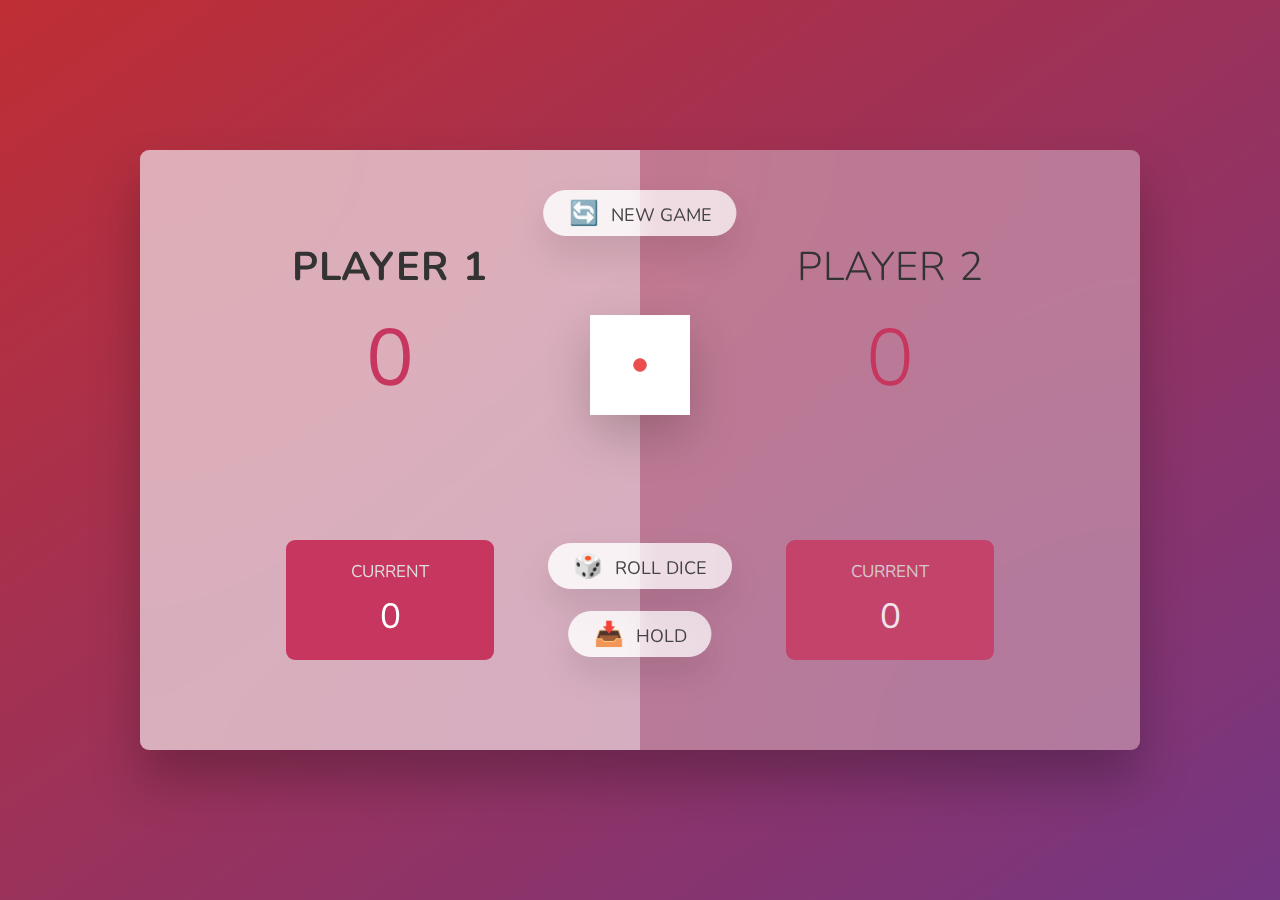
<file: index.html>
<!DOCTYPE html>
<html lang="en">
  <head>
    <meta charset="UTF-8" />
    <meta name="viewport" content="width=device-width, initial-scale=1.0" />
    <meta http-equiv="X-UA-Compatible" content="ie=edge" />
    <link rel="stylesheet" href="style.css" />
    <title>Pig Game</title>
  </head>
  <body>
    <main>
      <section class="player player--1 player--active">
        <h2 class="name" id="name--1">Player 1</h2>
        <p class="score" id="score--1">0</p>
        <div class="current">
          <p class="current-label">Current</p>
          <p class="current-score" id="current--1">0</p>
        </div>
      </section>
      <section class="player player--2">
        <h2 class="name" id="name--2">Player 2</h2>
        <p class="score" id="score--2">0</p>
        <div class="current">
          <p class="current-label">Current</p>
          <p class="current-score" id="current--2">0</p>
        </div>
      </section>

      <img src="dice-1.png" alt="Playing dice" class="dice" />
      <button class="btn btn--new">🔄 New game</button>
      <button class="btn btn--roll">🎲 Roll dice</button>
      <button class="btn btn--hold">📥 Hold</button>
    </main>
    <script src="script.js"></script>
  </body>
</html>
</file>
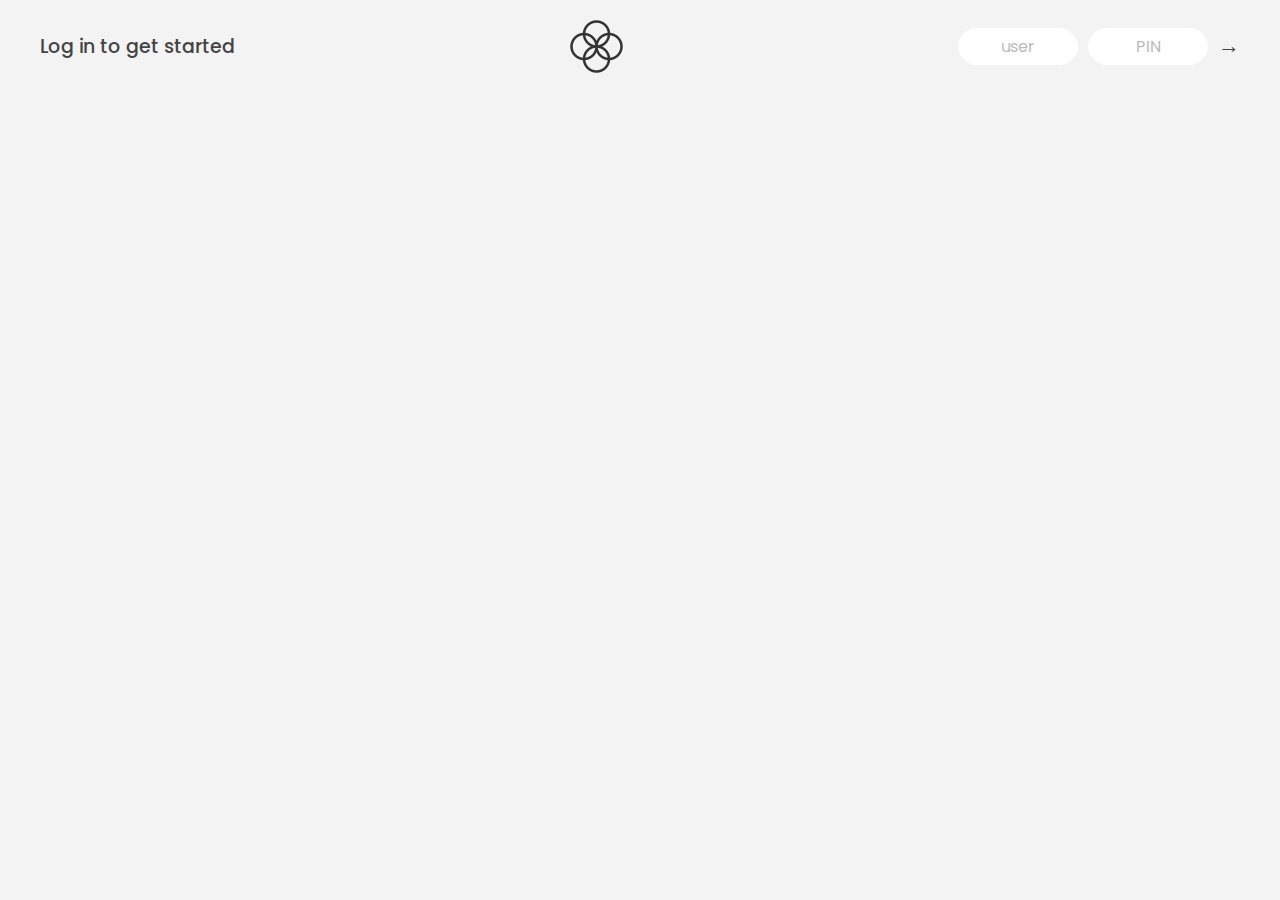
<file: Bankist/index.html>
<!DOCTYPE html>
<html lang="en">
  <head>
    <meta charset="UTF-8" />
    <meta name="viewport" content="width=device-width, initial-scale=1.0" />
    <meta http-equiv="X-UA-Compatible" content="ie=edge" />
    <link rel="shortcut icon" type="image/png" href="/icon.png" />

    <link
      href="https://fonts.googleapis.com/css?family=Poppins:400,500,600&display=swap"
      rel="stylesheet"
    />

    <link rel="stylesheet" href="style.css" />
    <title>Bankist</title>
  </head>
  <body>
    <!-- TOP NAVIGATION -->
    <nav>
      <p class="welcome">Log in to get started</p>
      <img src="logo.png" alt="Logo" class="logo" />
      <form class="login">
        <input
          type="text"
          placeholder="user"
          class="login__input login__input--user"
        />
        <!-- In practice, use type="password" -->
        <input
          type="text"
          placeholder="PIN"
          maxlength="4"
          class="login__input login__input--pin"
        />
        <button class="login__btn">&rarr;</button>
      </form>
    </nav>

    <main class="app">
      <!-- BALANCE -->
      <div class="balance">
        <div>
          <p class="balance__label">Current balance</p>
          <p class="balance__date">
            As of <span class="date">05/03/2037</span>
          </p>
        </div>
        <p class="balance__value">0000€</p>
      </div>

      <!-- MOVEMENTS -->
      <div class="movements">
        <div class="movements__row">
          <div class="movements__type movements__type--deposit">2 deposit</div>
          <div class="movements__date">3 days ago</div>
          <div class="movements__value">4 000€</div>
        </div>
        <div class="movements__row">
          <div class="movements__type movements__type--withdrawal">
            1 withdrawal
          </div>
          <div class="movements__date">24/01/2037</div>
          <div class="movements__value">-378€</div>
        </div>
      </div>

      <!-- SUMMARY -->
      <div class="summary">
        <p class="summary__label">In</p>
        <p class="summary__value summary__value--in">0000€</p>
        <p class="summary__label">Out</p>
        <p class="summary__value summary__value--out">0000€</p>
        <p class="summary__label">Interest</p>
        <p class="summary__value summary__value--interest">0000€</p>
        <button class="btn--sort">&downarrow; SORT</button>
      </div>

      <!-- OPERATION: TRANSFERS -->
      <div class="operation operation--transfer">
        <h2>Transfer money</h2>
        <form class="form form--transfer">
          <input type="text" class="form__input form__input--to" />
          <input type="number" class="form__input form__input--amount" />
          <button class="form__btn form__btn--transfer">&rarr;</button>
          <label class="form__label">Transfer to</label>
          <label class="form__label">Amount</label>
        </form>
      </div>

      <!-- OPERATION: LOAN -->
      <div class="operation operation--loan">
        <h2>Request loan</h2>
        <form class="form form--loan">
          <input type="number" class="form__input form__input--loan-amount" />
          <button class="form__btn form__btn--loan">&rarr;</button>
          <label class="form__label form__label--loan">Amount</label>
        </form>
      </div>

      <!-- OPERATION: CLOSE -->
      <div class="operation operation--close">
        <h2>Close account</h2>
        <form class="form form--close">
          <input type="text" class="form__input form__input--user" />
          <input
            type="password"
            maxlength="6"
            class="form__input form__input--pin"
          />
          <button class="form__btn form__btn--close">&rarr;</button>
          <label class="form__label">Confirm user</label>
          <label class="form__label">Confirm PIN</label>
        </form>
      </div>

      <!-- LOGOUT TIMER -->
      <p class="logout-timer">
        You will be logged out in <span class="timer">05:00</span>
      </p>
    </main>

    <!-- <footer>
      &copy; by Jonas Schmedtmann. Don't claim as your own :)
    </footer> -->

    <script src="script.js"></script>
  </body>
</html>
</file>
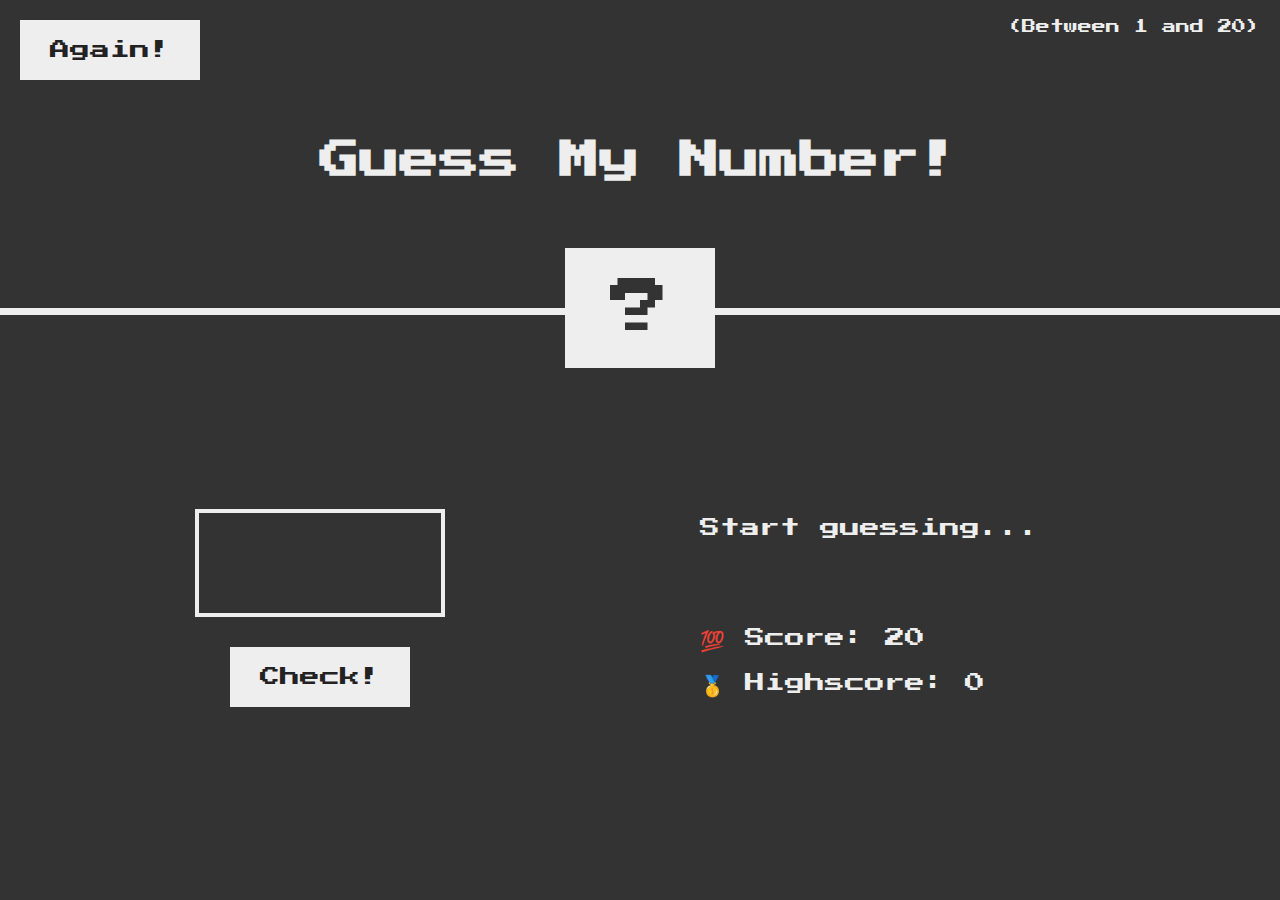
<file: Guess my number/index.html>
<!DOCTYPE html>
<html lang="en">
  <head>
    <meta charset="UTF-8" />
    <meta name="viewport" content="width=device-width, initial-scale=1.0" />
    <meta http-equiv="X-UA-Compatible" content="ie=edge" />
    <link rel="stylesheet" href="style.css" />
    <title>Guess My Number!</title>
  </head>
  <body>
    <header>
      <h1>Guess My Number!</h1>
      <p class="between">(Between 1 and 20)</p>
      <button class="btn again">Again!</button>
      <div class="number">?</div>
    </header>
    <main>
      <section class="left">
        <input type="number" class="guess" />
        <button class="btn check">Check!</button>
      </section>
      <section class="right">
        <p class="message">Start guessing...</p>
        <p class="label-score">💯 Score: <span class="score">20</span></p>
        <p class="label-highscore">
          🥇 Highscore: <span class="highscore">0</span>
        </p>
      </section>
    </main>
    <script src="script.js"></script>
  </body>
</html>
</file>
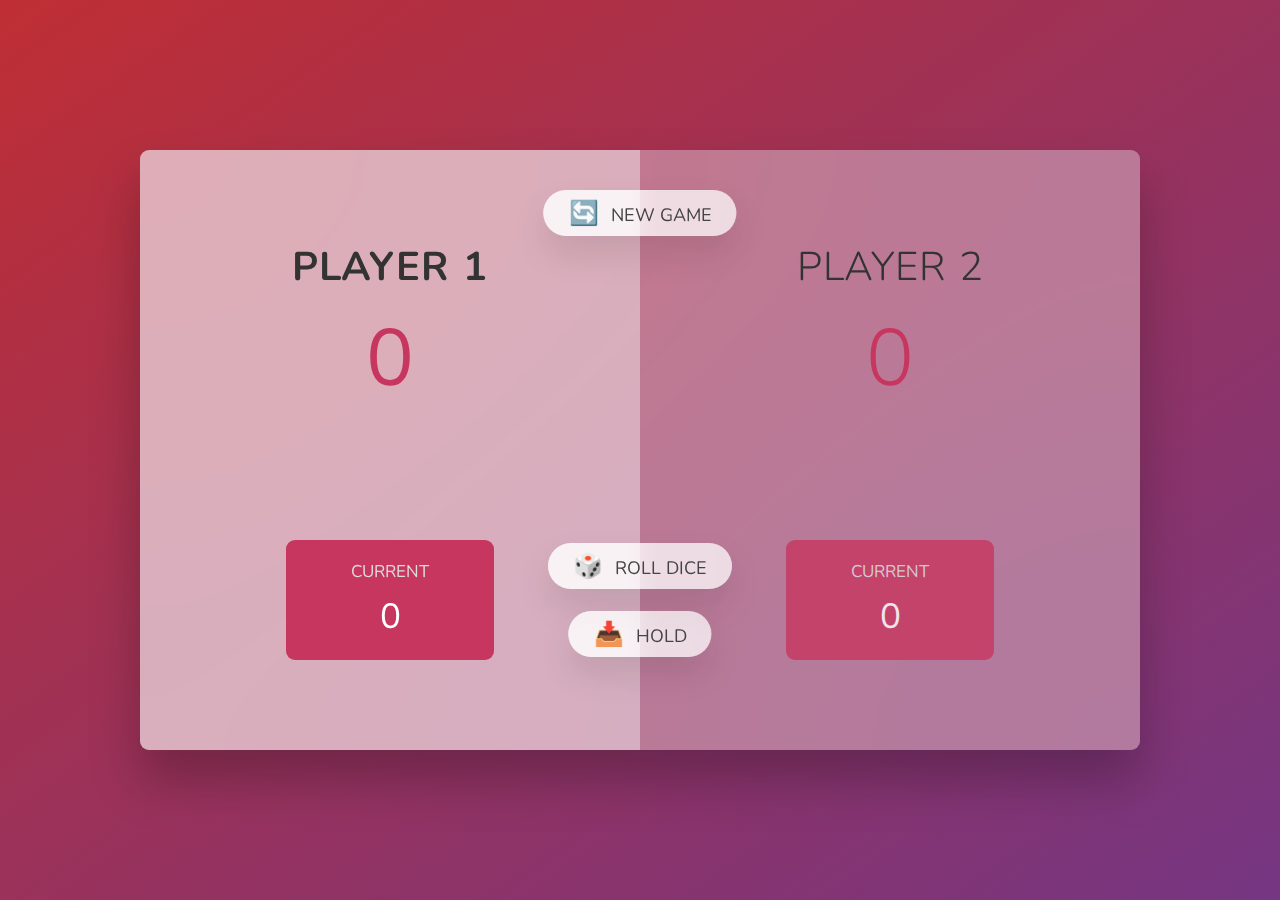
<file: Pig Game/index.html>
<!DOCTYPE html>
<html lang="en">
  <head>
    <meta charset="UTF-8" />
    <meta name="viewport" content="width=device-width, initial-scale=1.0" />
    <meta http-equiv="X-UA-Compatible" content="ie=edge" />
    <link rel="stylesheet" href="style.css" />
    <title>Pig Game</title>
  </head>
  <body>
    <main>
      <section class="player player--1 player--active">
        <h2 class="name" id="name--1">Player 1</h2>
        <p class="score" id="score--1">0</p>
        <div class="current">
          <p class="current-label">Current</p>
          <p class="current-score" id="current--1">0</p>
        </div>
      </section>
      <section class="player player--2">
        <h2 class="name" id="name--2">Player 2</h2>
        <p class="score" id="score--2">0</p>
        <div class="current">
          <p class="current-label">Current</p>
          <p class="current-score" id="current--2">0</p>
        </div>
      </section>
      <img src="dice-1.png" alt="Playing dice" class="dice hidden" />
      <button class="btn btn--new">🔄 New game</button>
      <button class="btn btn--roll">🎲 Roll dice</button>
      <button class="btn btn--hold">📥 Hold</button>
    </main>
    <script src="script.js"></script>
  </body>
</html>
</file>
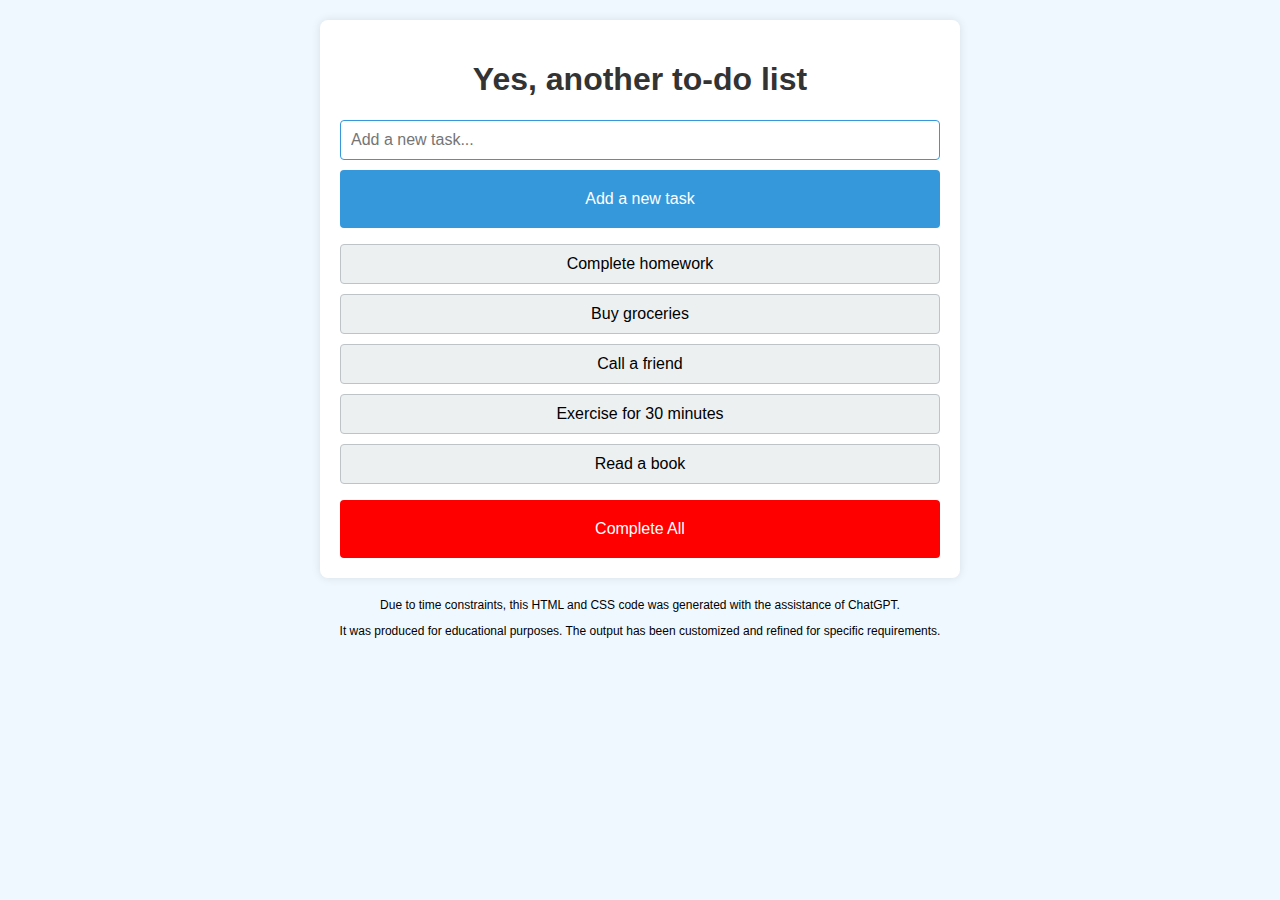
<file: To-do list (ChatGPT)/index.html>
<!DOCTYPE html>
<html lang="en">
  <head>
    <meta charset="UTF-8" />
    <meta name="viewport" content="width=device-width, initial-scale=1.0" />
    <link rel="stylesheet" href="styles.css" />
    <title>To-Do List</title>
  </head>
  <body>
    <div class="container">
      <h1>Yes, another to-do list</h1>
      <div id="task-form">
        <input type="text" id="task-input" placeholder="Add a new task..." />
        <button>Add a new task</button>
      </div>
      <ul id="task-list">
        <li>
          <span>Complete homework</span>
        </li>
        <li>
          <span>Buy groceries</span>
        </li>
        <li>
          <span>Call a friend</span>
        </li>
        <li>
          <span>Exercise for 30 minutes</span>
        </li>
        <li>
          <span>Read a book</span>
        </li>
      </ul>
      <button class="deleteAll">Complete All</button>
    </div>
    <div id="disclaimer">
        <p>Due to time constraints, this HTML and CSS code was generated with the assistance of ChatGPT.</p>
        <p>It was produced for educational purposes. The output has been customized and refined for specific requirements.</p>
      </div>
    </div>
    <script src="script.js"></script>
  </body>
</html>
</file>
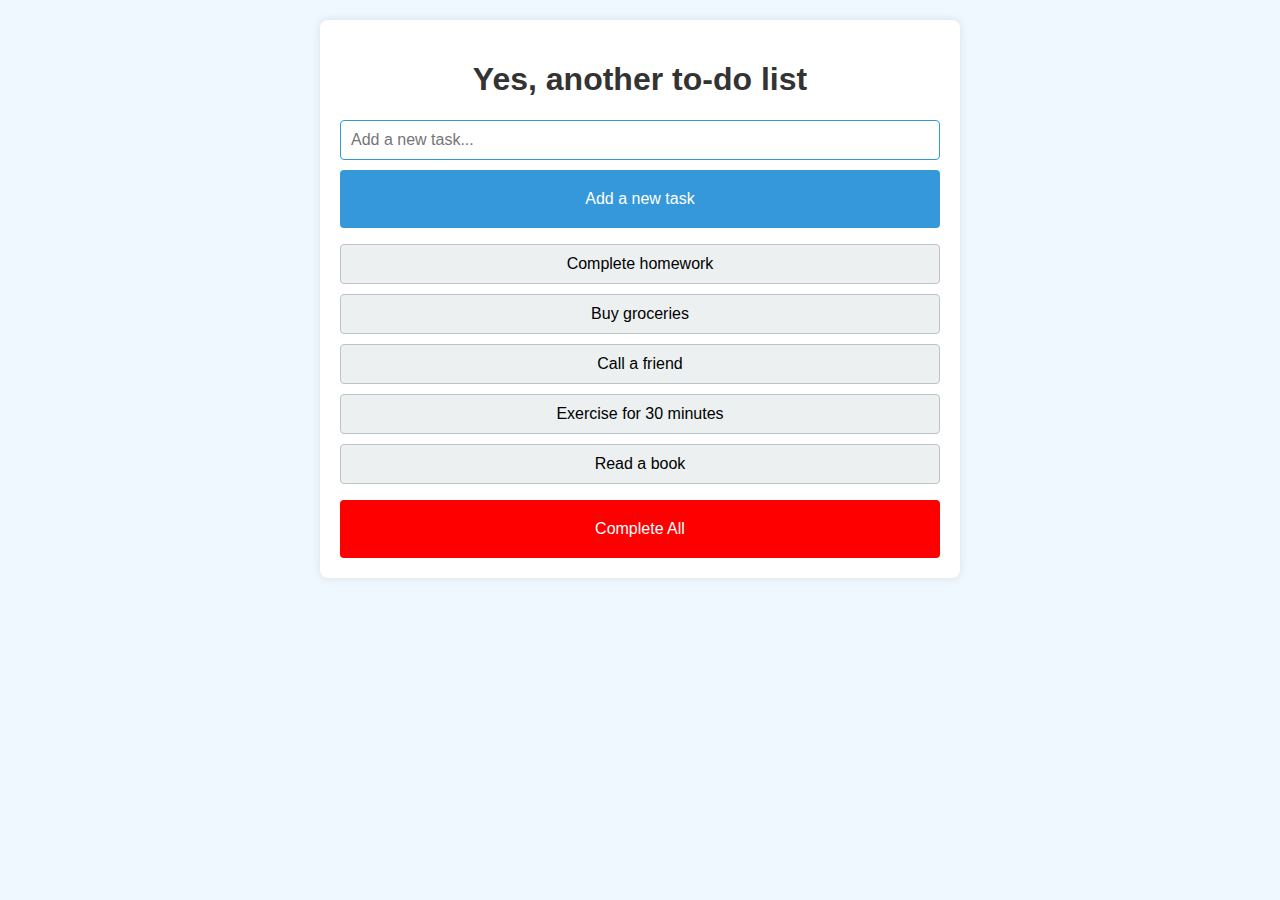
<file: To-do list/index.html>
<!DOCTYPE html>
<html lang="en">
  <head>
    <meta charset="UTF-8" />
    <meta name="viewport" content="width=device-width, initial-scale=1.0" />
    <link rel="stylesheet" href="styles.css" />
    <title>Another To-Do List</title>
  </head>
  <body>
    <div class="container">
      <h1>Yes, another to-do list</h1>
      <div id="task-form">
        <input type="text" id="task-input" placeholder="Add a new task..." />
        <button class="new-task">Add a new task</button>
      </div>
      <ul id="task-list">
        <li class="list-item">
          <span>Complete homework</span>
        </li>
        <li class="list-item">
          <span>Buy groceries</span>
        </li>
        <li class="list-item">
          <span>Call a friend</span>
        </li>
        <li class="list-item">
          <span>Exercise for 30 minutes</span>
        </li>
        <li class="list-item">
          <span>Read a book</span>
        </li>
      </ul>
      <button class="deleteAll">Complete All</button>
    </div>
    </div>
    <script src="script.js"></script>
  </body>
</html>
</file>
<file: style.css>
@import url('https://fonts.googleapis.com/css2?family=Nunito&display=swap');

* {
  margin: 0;
  padding: 0;
  box-sizing: inherit;
}

html {
  font-size: 62.5%;
  box-sizing: border-box;
}

body {
  font-family: 'Nunito', sans-serif;
  font-weight: 400;
  height: 100vh;
  color: #333;
  background-image: linear-gradient(to top left, #753682 0%, #bf2e34 100%);
  display: flex;
  align-items: center;
  justify-content: center;
}

/* LAYOUT */
main {
  position: relative;
  width: 100rem;
  height: 60rem;
  background-color: rgba(255, 255, 255, 0.35);
  backdrop-filter: blur(200px);
  filter: blur();
  box-shadow: 0 3rem 5rem rgba(0, 0, 0, 0.25);
  border-radius: 9px;
  overflow: hidden;
  display: flex;
}

.player {
  flex: 50%;
  padding: 9rem;
  display: flex;
  flex-direction: column;
  align-items: center;
  transition: all 0.75s;
}

/* ELEMENTS */
.name {
  position: relative;
  font-size: 4rem;
  text-transform: uppercase;
  letter-spacing: 1px;
  word-spacing: 2px;
  font-weight: 300;
  margin-bottom: 1rem;
}

.score {
  font-size: 8rem;
  font-weight: 300;
  color: #c7365f;
  margin-bottom: auto;
}

.player--active {
  background-color: rgba(255, 255, 255, 0.4);
}
.player--active .name {
  font-weight: 700;
}
.player--active .score {
  font-weight: 400;
}

.player--active .current {
  opacity: 1;
}

.current {
  background-color: #c7365f;
  opacity: 0.8;
  border-radius: 9px;
  color: #fff;
  width: 65%;
  padding: 2rem;
  text-align: center;
  transition: all 0.75s;
}

.current-label {
  text-transform: uppercase;
  margin-bottom: 1rem;
  font-size: 1.7rem;
  color: #ddd;
}

.current-score {
  font-size: 3.5rem;
}

/* ABSOLUTE POSITIONED ELEMENTS */
.btn {
  position: absolute;
  left: 50%;
  transform: translateX(-50%);
  color: #444;
  background: none;
  border: none;
  font-family: inherit;
  font-size: 1.8rem;
  text-transform: uppercase;
  cursor: pointer;
  font-weight: 400;
  transition: all 0.2s;

  background-color: white;
  background-color: rgba(255, 255, 255, 0.6);
  backdrop-filter: blur(10px);

  padding: 0.7rem 2.5rem;
  border-radius: 50rem;
  box-shadow: 0 1.75rem 3.5rem rgba(0, 0, 0, 0.1);
}

.btn::first-letter {
  font-size: 2.4rem;
  display: inline-block;
  margin-right: 0.7rem;
}

.btn--new {
  top: 4rem;
}
.btn--roll {
  top: 39.3rem;
}
.btn--hold {
  top: 46.1rem;
}

.btn:active {
  transform: translate(-50%, 3px);
  box-shadow: 0 1rem 2rem rgba(0, 0, 0, 0.15);
}

.btn:focus {
  outline: none;
}

.dice {
  position: absolute;
  left: 50%;
  top: 16.5rem;
  transform: translateX(-50%);
  height: 10rem;
  box-shadow: 0 2rem 5rem rgba(0, 0, 0, 0.2);
}

.player--winner {
  background-color: #2f2f2f;
}

.player--winner .name {
  font-weight: 700;
  color: #c7365f;
}
</file>
<file: Bankist/style.css>
/*
 * Use this CSS to learn some intersting techniques,
 * in case you're wondering how I built the UI.
 * Have fun! 😁
 */

* {
  margin: 0;
  padding: 0;
  box-sizing: inherit;
}

html {
  font-size: 62.5%;
  box-sizing: border-box;
}

body {
  font-family: "Poppins", sans-serif;
  color: #444;
  background-color: #f3f3f3;
  height: 100vh;
  padding: 2rem;
}

nav {
  display: flex;
  justify-content: space-between;
  align-items: center;
  padding: 0 2rem;
}

.welcome {
  font-size: 1.9rem;
  font-weight: 500;
}

.logo {
  height: 5.25rem;
}

.login {
  display: flex;
}

.login__input {
  border: none;
  padding: 0.5rem 2rem;
  font-size: 1.6rem;
  font-family: inherit;
  text-align: center;
  width: 12rem;
  border-radius: 10rem;
  margin-right: 1rem;
  color: inherit;
  border: 1px solid #fff;
  transition: all 0.3s;
}

.login__input:focus {
  outline: none;
  border: 1px solid #ccc;
}

.login__input::placeholder {
  color: #bbb;
}

.login__btn {
  border: none;
  background: none;
  font-size: 2.2rem;
  color: inherit;
  cursor: pointer;
  transition: all 0.3s;
}

.login__btn:hover,
.login__btn:focus,
.btn--sort:hover,
.btn--sort:focus {
  outline: none;
  color: #777;
}

/* MAIN */
.app {
  position: relative;
  max-width: 100rem;
  margin: 4rem auto;
  display: grid;
  grid-template-columns: 4fr 3fr;
  grid-template-rows: auto repeat(3, 15rem) auto;
  gap: 2rem;

  /* NOTE This creates the fade in/out anumation */
  opacity: 0;
  transition: all 1s;
}

.balance {
  grid-column: 1 / span 2;
  display: flex;
  align-items: flex-end;
  justify-content: space-between;
  margin-bottom: 2rem;
}

.balance__label {
  font-size: 2.2rem;
  font-weight: 500;
  margin-bottom: -0.2rem;
}

.balance__date {
  font-size: 1.4rem;
  color: #888;
}

.balance__value {
  font-size: 4.5rem;
  font-weight: 400;
}

/* MOVEMENTS */
.movements {
  grid-row: 2 / span 3;
  background-color: #fff;
  border-radius: 1rem;
  overflow: scroll;
}

.movements__row {
  padding: 2.25rem 4rem;
  display: flex;
  align-items: center;
  border-bottom: 1px solid #eee;
}

.movements__type {
  font-size: 1.1rem;
  text-transform: uppercase;
  font-weight: 500;
  color: #fff;
  padding: 0.1rem 1rem;
  border-radius: 10rem;
  margin-right: 2rem;
}

.movements__date {
  font-size: 1.1rem;
  text-transform: uppercase;
  font-weight: 500;
  color: #666;
}

.movements__type--deposit {
  background-image: linear-gradient(to top left, #39b385, #9be15d);
}

.movements__type--withdrawal {
  background-image: linear-gradient(to top left, #e52a5a, #ff585f);
}

.movements__value {
  font-size: 1.7rem;
  margin-left: auto;
}

/* SUMMARY */
.summary {
  grid-row: 5 / 6;
  display: flex;
  align-items: baseline;
  padding: 0 0.3rem;
  margin-top: 1rem;
}

.summary__label {
  font-size: 1.2rem;
  font-weight: 500;
  text-transform: uppercase;
  margin-right: 0.8rem;
}

.summary__value {
  font-size: 2.2rem;
  margin-right: 2.5rem;
}

.summary__value--in,
.summary__value--interest {
  color: #66c873;
}

.summary__value--out {
  color: #f5465d;
}

.btn--sort {
  margin-left: auto;
  border: none;
  background: none;
  font-size: 1.3rem;
  font-weight: 500;
  cursor: pointer;
}

/* OPERATIONS */
.operation {
  border-radius: 1rem;
  padding: 3rem 4rem;
  color: #333;
}

.operation--transfer {
  background-image: linear-gradient(to top left, #ffb003, #ffcb03);
}

.operation--loan {
  background-image: linear-gradient(to top left, #39b385, #9be15d);
}

.operation--close {
  background-image: linear-gradient(to top left, #e52a5a, #ff585f);
}

h2 {
  margin-bottom: 1.5rem;
  font-size: 1.7rem;
  font-weight: 600;
  color: #333;
}

.form {
  display: grid;
  grid-template-columns: 2.5fr 2.5fr 1fr;
  grid-template-rows: auto auto;
  gap: 0.4rem 1rem;
}

/* Exceptions for interst */
.form.form--loan {
  grid-template-columns: 2.5fr 1fr 2.5fr;
}
.form__label--loan {
  grid-row: 2;
}
/* End exceptions */

.form__input {
  width: 100%;
  border: none;
  background-color: rgba(255, 255, 255, 0.4);
  font-family: inherit;
  font-size: 1.5rem;
  text-align: center;
  color: #333;
  padding: 0.3rem 1rem;
  border-radius: 0.7rem;
  transition: all 0.3s;
}

.form__input:focus {
  outline: none;
  background-color: rgba(255, 255, 255, 0.6);
}

.form__label {
  font-size: 1.3rem;
  text-align: center;
}

.form__btn {
  border: none;
  border-radius: 0.7rem;
  font-size: 1.8rem;
  background-color: #fff;
  cursor: pointer;
  transition: all 0.3s;
}

.form__btn:focus {
  outline: none;
  background-color: rgba(255, 255, 255, 0.8);
}

.logout-timer {
  padding: 0 0.3rem;
  margin-top: 1.9rem;
  text-align: right;
  font-size: 1.25rem;
}

.timer {
  font-weight: 600;
}
</file>
<file: Guess my number/style.css>
@import url("https://fonts.googleapis.com/css?family=Press+Start+2P&display=swap");

* {
  margin: 0;
  padding: 0;
  box-sizing: inherit;
}

html {
  font-size: 62.5%;
  box-sizing: border-box;
}

body {
  font-family: "Press Start 2P", sans-serif;
  color: #eee;
  background-color: #333;
  /* background-color: #60b347; */
}

/* LAYOUT */
header {
  position: relative;
  height: 35vh;
  border-bottom: 7px solid #eee;
}

main {
  height: 65vh;
  color: #eee;
  display: flex;
  align-items: center;
  justify-content: space-around;
}

.left {
  width: 52rem;
  display: flex;
  flex-direction: column;
  align-items: center;
}

.right {
  width: 52rem;
  font-size: 2rem;
}

/* ELEMENTS STYLE */
h1 {
  font-size: 4rem;
  text-align: center;
  position: absolute;
  width: 100%;
  top: 52%;
  left: 50%;
  transform: translate(-50%, -50%);
}

.number {
  background: #eee;
  color: #333;
  font-size: 6rem;
  width: 15rem;
  padding: 3rem 0rem;
  text-align: center;
  position: absolute;
  bottom: 0;
  left: 50%;
  transform: translate(-50%, 50%);
}

.between {
  font-size: 1.4rem;
  position: absolute;
  top: 2rem;
  right: 2rem;
}

.again {
  position: absolute;
  top: 2rem;
  left: 2rem;
}

.guess {
  background: none;
  border: 4px solid #eee;
  font-family: inherit;
  color: inherit;
  font-size: 5rem;
  padding: 2.5rem;
  width: 25rem;
  text-align: center;
  display: block;
  margin-bottom: 3rem;
}

.btn {
  border: none;
  background-color: #eee;
  color: #222;
  font-size: 2rem;
  font-family: inherit;
  padding: 2rem 3rem;
  cursor: pointer;
}

.btn:hover {
  background-color: #ccc;
}

.message {
  margin-bottom: 8rem;
  height: 3rem;
}

.label-score {
  margin-bottom: 2rem;
}
</file>
<file: Pig Game/style.css>
@import url("https://fonts.googleapis.com/css2?family=Nunito&display=swap");

* {
  margin: 0;
  padding: 0;
  box-sizing: inherit;
}

html {
  font-size: 62.5%;
  box-sizing: border-box;
}

body {
  font-family: "Nunito", sans-serif;
  font-weight: 400;
  height: 100vh;
  color: #333;
  background-image: linear-gradient(to top left, #753682 0%, #bf2e34 100%);
  display: flex;
  align-items: center;
  justify-content: center;
}

/* LAYOUT */
main {
  position: relative;
  width: 100rem;
  height: 60rem;
  background-color: rgba(255, 255, 255, 0.35);
  backdrop-filter: blur(200px);
  filter: blur();
  box-shadow: 0 3rem 5rem rgba(0, 0, 0, 0.25);
  border-radius: 9px;
  overflow: hidden;
  display: flex;
}

.player {
  flex: 50%;
  padding: 9rem;
  display: flex;
  flex-direction: column;
  align-items: center;
  transition: all 0.75s;
}

/* ELEMENTS */
.name {
  position: relative;
  font-size: 4rem;
  text-transform: uppercase;
  letter-spacing: 1px;
  word-spacing: 2px;
  font-weight: 300;
  margin-bottom: 1rem;
}

.score {
  font-size: 8rem;
  font-weight: 300;
  color: #c7365f;
  margin-bottom: auto;
}

.player--active {
  background-color: rgba(255, 255, 255, 0.4);
}
.player--active .name {
  font-weight: 700;
}
.player--active .score {
  font-weight: 400;
}

.player--active .current {
  opacity: 1;
}

.current {
  background-color: #c7365f;
  opacity: 0.8;
  border-radius: 9px;
  color: #fff;
  width: 65%;
  padding: 2rem;
  text-align: center;
  transition: all 0.75s;
}

.current-label {
  text-transform: uppercase;
  margin-bottom: 1rem;
  font-size: 1.7rem;
  color: #ddd;
}

.current-score {
  font-size: 3.5rem;
}

/* ABSOLUTE POSITIONED ELEMENTS */
.btn {
  position: absolute;
  left: 50%;
  transform: translateX(-50%);
  color: #444;
  background: none;
  border: none;
  font-family: inherit;
  font-size: 1.8rem;
  text-transform: uppercase;
  cursor: pointer;
  font-weight: 400;
  transition: all 0.2s;

  background-color: white;
  background-color: rgba(255, 255, 255, 0.6);
  backdrop-filter: blur(10px);

  padding: 0.7rem 2.5rem;
  border-radius: 50rem;
  box-shadow: 0 1.75rem 3.5rem rgba(0, 0, 0, 0.1);
}

.btn::first-letter {
  font-size: 2.4rem;
  display: inline-block;
  margin-right: 0.7rem;
}

.btn--new {
  top: 4rem;
}
.btn--roll {
  top: 39.3rem;
}
.btn--hold {
  top: 46.1rem;
}

.btn:active {
  transform: translate(-50%, 3px);
  box-shadow: 0 1rem 2rem rgba(0, 0, 0, 0.15);
}

.btn:focus {
  outline: none;
}

.dice {
  position: absolute;
  left: 50%;
  top: 16.5rem;
  transform: translateX(-50%);
  height: 10rem;
  box-shadow: 0 2rem 5rem rgba(0, 0, 0, 0.2);
}

.player--winner {
  background-color: #2f2f2f;
}

.player--winner .name {
  font-weight: 700;
  color: #c7365f;
}

@keyframes roll {
  0% {
    transform: rotate(0deg);
  }
  100% {
    transform: rotate(360deg);
  }
}

.dice-rolling {
  animation: roll 0.4s infinite linear;
  margin-left: -50px;
}

.hidden {
  display: none;
}
</file>
<file: To-do list (ChatGPT)/styles.css>
body {
  font-family: "Arial", sans-serif;
  background-color: #f0f8ff;
  margin: 0;
  padding: 0;
}

.container {
  max-width: 600px;
  margin: 20px auto;
  background-color: #ffffff;
  padding: 20px;
  border-radius: 8px;
  box-shadow: 0 0 10px rgba(0, 0, 0, 0.1);
}

h1 {
  text-align: center;
  color: #333;
}

#task-form {
  display: flex;
  flex-direction: column;
  gap: 10px;
}

#task-input {
  padding: 10px;
  font-size: 16px;
  border: 1px solid #3498db;
  border-radius: 4px;
  color: #333;
}

button {
  padding: 20px;
  font-size: 16px;
  background-color: #3498db;
  color: #fff;
  border: none;
  border-radius: 4px;
  cursor: pointer;
}

button:hover {
  background-color: #2980b9;
}

button.delete-btn {
  padding: 5px;
  font-size: 16px;
  background-color: #e74c3c;
  color: #fff;
  border: none;
  cursor: pointer;
  border-radius: 4px;
  margin-left: 5px;
}

button.delete-btn:hover {
  background-color: #c0392b;
}

ul {
  list-style-type: none;
  padding: 0;
}

li {
  display: flex;
  justify-content: space-between;
  align-items: center;
  padding: 10px;
  background-color: #ecf0f1;
  border-radius: 4px;
  margin-bottom: 10px;
  border: 1px solid #bdc3c7;
  font-size: 16px;
}

.completed {
  text-decoration: line-through;
  color: #7f8c8d;
}

li span {
  text-align: center;
  width: 100%;
}

.deleteAll {
  width: 100%;
  background-color: rgb(255, 0, 0);
}

.deleteAll:hover {
  background-color: rgb(200, 1, 1);
}

#disclaimer {
  text-align: center;
  margin-top: 20px;
}

#disclaimer p {
  font-size: 12px;
}
</file>
<file: To-do list/styles.css>
body {
  font-family: "Arial", sans-serif;
  background-color: #f0f8ff;
  margin: 0;
  padding: 0;
}

.container {
  max-width: 600px;
  margin: 20px auto;
  background-color: #ffffff;
  padding: 20px;
  border-radius: 8px;
  box-shadow: 0 0 10px rgba(0, 0, 0, 0.1);
}

h1 {
  text-align: center;
  color: #333;
}

#task-form {
  display: flex;
  flex-direction: column;
  gap: 10px;
}

#task-input {
  padding: 10px;
  font-size: 16px;
  border: 1px solid #3498db;
  border-radius: 4px;
  color: #333;
}

button {
  padding: 20px;
  font-size: 16px;
  background-color: #3498db;
  color: #fff;
  border: none;
  border-radius: 4px;
  cursor: pointer;
}

button:hover {
  background-color: #2980b9;
}

button.delete-btn {
  padding: 5px;
  font-size: 16px;
  background-color: #e74c3c;
  color: #fff;
  border: none;
  cursor: pointer;
  border-radius: 4px;
  margin-left: 5px;
}

button.delete-btn:hover {
  background-color: #c0392b;
}

ul {
  list-style-type: none;
  padding: 0;
}

li {
  display: flex;
  justify-content: space-between;
  align-items: center;
  padding: 10px;
  background-color: #ecf0f1;
  border-radius: 4px;
  margin-bottom: 10px;
  border: 1px solid #bdc3c7;
  font-size: 16px;
}

.completed {
  text-decoration: line-through;
  color: #7f8c8d;
  transition: opacity 0.5s ease-out;
  opacity: 0;
}

li span {
  text-align: center;
  width: 100%;
}

.deleteAll {
  width: 100%;
  background-color: rgb(255, 0, 0);
}

.deleteAll:hover {
  background-color: rgb(200, 1, 1);
}

#disclaimer {
  text-align: center;
  margin-top: 20px;
}

#disclaimer p {
  font-size: 12px;
}
</file>
